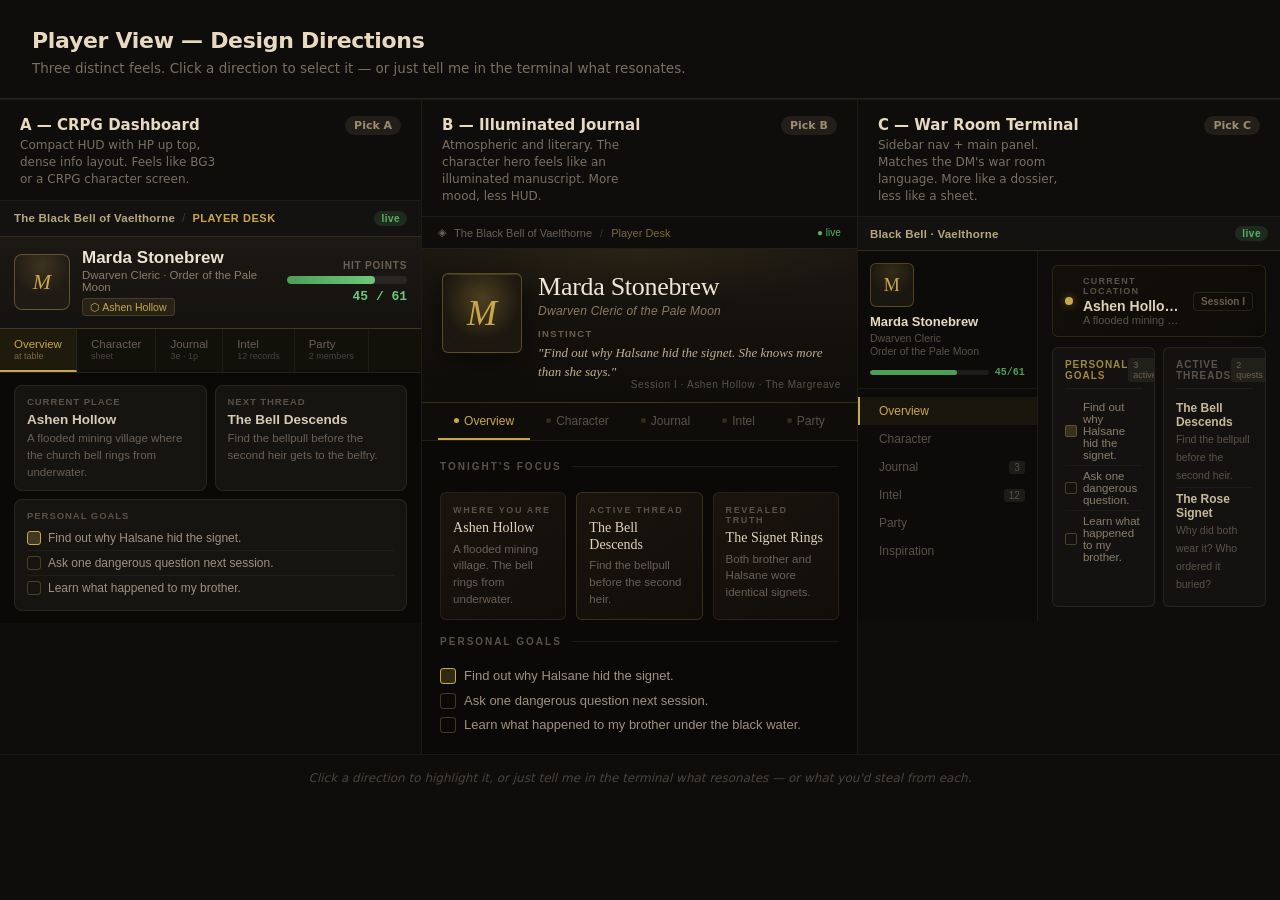
<file: .superpowers/brainstorm/111-1780837761/content/design-directions.html>
<!DOCTYPE html>
<html lang="en">
<head>
<meta charset="UTF-8" />
<meta name="viewport" content="width=device-width, initial-scale=1.0" />
<title>Player View — Design Directions</title>
<script src="http://localhost:62950/helper.js"></script>
<style>
  *, *::before, *::after { box-sizing: border-box; margin: 0; padding: 0; }

  body {
    background: #0e0d0b;
    color: #c8b89a;
    font-family: 'Inter', system-ui, sans-serif;
    padding: 0;
    min-height: 100vh;
  }

  .page-header {
    padding: 28px 32px 20px;
    border-bottom: 1px solid rgba(200,184,154,.12);
  }
  .page-header h1 {
    font-size: 22px;
    font-weight: 700;
    color: #e8d9c0;
    letter-spacing: -.3px;
  }
  .page-header p {
    color: #7a6f61;
    font-size: 13.5px;
    margin-top: 5px;
    line-height: 1.5;
  }

  .directions-grid {
    display: grid;
    grid-template-columns: repeat(3, 1fr);
    gap: 0;
    border-top: 1px solid rgba(200,184,154,.08);
  }

  .direction {
    padding: 0;
    border-right: 1px solid rgba(200,184,154,.08);
    cursor: pointer;
    transition: background .2s;
    position: relative;
  }
  .direction:last-child { border-right: none; }
  .direction.selected { outline: 2px solid #c9a84c; outline-offset: -2px; }
  .direction.selected .dir-badge { background: #c9a84c; color: #0e0d0b; }

  .dir-label {
    padding: 16px 20px 12px;
    border-bottom: 1px solid rgba(200,184,154,.08);
    display: flex;
    align-items: flex-start;
    justify-content: space-between;
    gap: 12px;
  }
  .dir-label-main h2 {
    font-size: 15px;
    font-weight: 700;
    color: #e8d9c0;
    margin-bottom: 3px;
  }
  .dir-label-main p {
    font-size: 12px;
    color: #7a6f61;
    line-height: 1.4;
    max-width: 200px;
  }
  .dir-badge {
    background: rgba(200,184,154,.1);
    color: #a08b6e;
    font-size: 11px;
    font-weight: 700;
    padding: 3px 9px;
    border-radius: 99px;
    white-space: nowrap;
    flex-shrink: 0;
  }

  .mockup-frame {
    margin: 0;
    background: #0a0908;
    overflow: hidden;
    position: relative;
  }

  /* ══════════════════════════════════════════
     DIRECTION A — CRPG Dashboard
  ══════════════════════════════════════════ */
  .mockup-a {
    font-family: 'Inter', sans-serif;
  }
  .a-topbar {
    background: #141210;
    border-bottom: 1px solid rgba(201,168,76,.18);
    padding: 10px 14px;
    display: flex;
    align-items: center;
    gap: 10px;
  }
  .a-topbar-left {
    display: flex;
    align-items: center;
    gap: 7px;
    flex: 1;
  }
  .a-campaign-name {
    font-size: 11.5px;
    font-weight: 600;
    color: #b8a882;
    letter-spacing: .02em;
  }
  .a-sep { color: #3a3730; font-size: 12px; }
  .a-desk-label {
    font-size: 11px;
    color: #c9a84c;
    font-weight: 700;
    letter-spacing: .05em;
    text-transform: uppercase;
  }
  .a-status-pill {
    background: rgba(86,180,100,.15);
    color: #56b464;
    font-size: 10px;
    font-weight: 700;
    padding: 2px 7px;
    border-radius: 99px;
    letter-spacing: .05em;
  }

  /* Character "HUD bar" */
  .a-hud {
    background: linear-gradient(180deg, #1c1814 0%, #141210 100%);
    border-bottom: 1px solid rgba(201,168,76,.22);
    padding: 12px 14px;
    display: grid;
    grid-template-columns: 56px 1fr auto;
    gap: 12px;
    align-items: center;
  }
  .a-avatar {
    width: 56px;
    height: 56px;
    border-radius: 8px;
    background: radial-gradient(circle at 50% 20%, rgba(201,168,76,.18), transparent 60%), #1e1a14;
    border: 1.5px solid rgba(201,168,76,.4);
    display: flex;
    align-items: center;
    justify-content: center;
    font-family: 'Georgia', serif;
    font-size: 22px;
    color: #c9a84c;
    font-style: italic;
  }
  .a-char-info h2 {
    font-size: 17px;
    font-weight: 700;
    color: #ede3d3;
    line-height: 1.1;
    margin-bottom: 2px;
  }
  .a-char-info .role {
    font-size: 11.5px;
    color: #8a7d6a;
  }
  .a-char-info .location-badge {
    display: inline-flex;
    align-items: center;
    gap: 4px;
    background: rgba(201,168,76,.1);
    border: 1px solid rgba(201,168,76,.2);
    border-radius: 4px;
    padding: 2px 7px;
    font-size: 10.5px;
    color: #c9a84c;
    margin-top: 5px;
  }
  .a-vitals {
    display: flex;
    flex-direction: column;
    gap: 5px;
    align-items: flex-end;
    min-width: 120px;
  }
  .a-hp-label {
    font-size: 10px;
    color: #6a6056;
    font-weight: 600;
    letter-spacing: .08em;
    text-transform: uppercase;
  }
  .a-hp-bar-wrap {
    width: 120px;
    height: 8px;
    background: rgba(255,255,255,.07);
    border-radius: 4px;
    overflow: hidden;
  }
  .a-hp-bar {
    height: 100%;
    width: 73%;
    background: linear-gradient(90deg, #4e9e58, #6cc878);
    border-radius: 4px;
  }
  .a-hp-text {
    font-size: 13px;
    font-weight: 600;
    font-variant-numeric: tabular-nums;
    color: #6cc878;
    font-family: 'Courier New', monospace;
  }

  /* Nav tabs */
  .a-tabs {
    background: #111009;
    display: flex;
    border-bottom: 1px solid rgba(200,184,154,.1);
    overflow: hidden;
  }
  .a-tab {
    padding: 9px 14px;
    font-size: 11.5px;
    font-weight: 500;
    color: #6a6056;
    white-space: nowrap;
    display: flex;
    flex-direction: column;
    gap: 1px;
    border-right: 1px solid rgba(200,184,154,.07);
  }
  .a-tab.active { background: rgba(201,168,76,.07); color: #c9a84c; border-bottom: 2px solid #c9a84c; }
  .a-tab small { font-size: 9px; color: #4a4440; }
  .a-tab.active small { color: #7a6840; }

  /* Overview content */
  .a-content {
    padding: 12px 14px;
    display: grid;
    grid-template-columns: 1fr 1fr;
    gap: 8px;
  }
  .a-card {
    background: #161410;
    border: 1px solid rgba(200,184,154,.1);
    border-radius: 8px;
    padding: 10px 12px;
  }
  .a-card .card-eyebrow {
    font-size: 9.5px;
    font-weight: 700;
    letter-spacing: .1em;
    text-transform: uppercase;
    color: #5a5248;
    margin-bottom: 5px;
  }
  .a-card h3 { font-size: 13.5px; color: #d8cbb6; font-weight: 600; margin-bottom: 3px; }
  .a-card p { font-size: 11.5px; color: #6a6056; line-height: 1.45; }
  .a-card-goals { grid-column: 1 / -1; }
  .goal-item {
    display: flex;
    align-items: center;
    gap: 7px;
    padding: 5px 0;
    border-bottom: 1px solid rgba(200,184,154,.06);
    font-size: 12px;
    color: #a09080;
  }
  .goal-item:last-child { border-bottom: none; }
  .goal-check {
    width: 14px;
    height: 14px;
    border-radius: 3px;
    border: 1.5px solid rgba(201,168,76,.3);
    flex-shrink: 0;
  }
  .goal-check.done { background: rgba(201,168,76,.25); border-color: #c9a84c; }

  /* ══════════════════════════════════════════
     DIRECTION B — Illuminated Journal
  ══════════════════════════════════════════ */
  .mockup-b {
    font-family: 'Georgia', serif;
  }
  .b-topbar {
    background: #0f0d0b;
    padding: 9px 16px;
    display: flex;
    align-items: center;
    justify-content: space-between;
    border-bottom: 1px solid rgba(200,184,154,.1);
  }
  .b-topbar-left {
    display: flex;
    align-items: center;
    gap: 8px;
    font-size: 11px;
    color: #6a6056;
    font-family: 'Inter', sans-serif;
  }
  .b-status { font-size: 10px; color: #56b464; font-family: 'Inter', sans-serif; }

  /* Hero — full atmospheric treatment */
  .b-hero {
    position: relative;
    padding: 0;
    background:
      radial-gradient(ellipse 80% 50% at 50% 0%, rgba(201,168,76,.09), transparent 70%),
      linear-gradient(180deg, #1a1610 0%, #0f0d0a 100%);
    border-bottom: 1px solid rgba(201,168,76,.15);
    overflow: hidden;
  }
  .b-hero-inner {
    position: relative;
    z-index: 1;
    padding: 24px 20px 20px;
    display: grid;
    grid-template-columns: 80px 1fr;
    gap: 16px;
    align-items: start;
  }
  .b-illuminated {
    width: 80px;
    height: 80px;
    border-radius: 6px;
    background:
      radial-gradient(circle at 50% 30%, rgba(201,168,76,.25), transparent 60%),
      #1c1710;
    border: 1px solid rgba(201,168,76,.35);
    display: flex;
    align-items: center;
    justify-content: center;
    font-family: 'Georgia', serif;
    font-size: 36px;
    font-style: italic;
    color: #c9a84c;
    text-shadow: 0 0 30px rgba(201,168,76,.4);
    flex-shrink: 0;
    box-shadow: inset 0 1px 0 rgba(201,168,76,.2), 0 8px 24px rgba(0,0,0,.5);
  }
  .b-char-name {
    font-size: 26px;
    color: #f0e6d4;
    font-weight: 400;
    line-height: 1.05;
    letter-spacing: -.3px;
    margin-bottom: 3px;
  }
  .b-char-role {
    font-size: 12px;
    color: #8a7b65;
    font-family: 'Inter', sans-serif;
    font-style: italic;
    letter-spacing: .02em;
    margin-bottom: 10px;
  }
  .b-instinct-label {
    font-size: 9.5px;
    letter-spacing: .14em;
    text-transform: uppercase;
    color: #6a5e4e;
    font-family: 'Inter', sans-serif;
    font-weight: 700;
    margin-bottom: 4px;
  }
  .b-instinct-text {
    font-size: 13px;
    color: #bfae94;
    font-style: italic;
    line-height: 1.5;
  }
  .b-session-line {
    position: absolute;
    bottom: 12px;
    right: 16px;
    font-family: 'Inter', sans-serif;
    font-size: 10px;
    color: #5a5248;
    letter-spacing: .06em;
  }

  /* Book-style tab bar */
  .b-tabs {
    display: flex;
    gap: 0;
    background: #0f0d0a;
    border-bottom: 1px solid rgba(200,184,154,.1);
    padding: 0 16px;
  }
  .b-tab {
    padding: 11px 16px 10px;
    font-size: 12px;
    font-family: 'Inter', sans-serif;
    font-weight: 500;
    color: #5a5248;
    cursor: pointer;
    border-bottom: 2px solid transparent;
    display: flex;
    align-items: center;
    gap: 5px;
  }
  .b-tab.active { color: #c9a84c; border-bottom-color: #c9a84c; }
  .b-tab-dot {
    width: 5px;
    height: 5px;
    border-radius: 50%;
    background: #c9a84c;
    opacity: 0.5;
  }
  .b-tab.active .b-tab-dot { opacity: 1; }

  /* Overview: editorial layout */
  .b-content {
    padding: 20px 18px;
    display: grid;
    grid-template-columns: 1fr;
    gap: 16px;
  }
  .b-divider-label {
    display: flex;
    align-items: center;
    gap: 10px;
    font-size: 10px;
    letter-spacing: .2em;
    text-transform: uppercase;
    color: #5a5248;
    font-family: 'Inter', sans-serif;
    font-weight: 700;
    margin-bottom: 4px;
  }
  .b-divider-label::after {
    content: '';
    flex: 1;
    height: 1px;
    background: rgba(200,184,154,.1);
  }
  .b-focus-trio {
    display: grid;
    grid-template-columns: repeat(3, 1fr);
    gap: 10px;
  }
  .b-focus-cell {
    background: linear-gradient(145deg, rgba(28,22,14,.9), rgba(18,14,10,.95));
    border: 1px solid rgba(200,184,154,.1);
    border-radius: 6px;
    padding: 12px;
  }
  .b-cell-label {
    font-size: 9px;
    letter-spacing: .18em;
    text-transform: uppercase;
    color: #5a5248;
    font-family: 'Inter', sans-serif;
    font-weight: 700;
    margin-bottom: 5px;
  }
  .b-cell-title {
    font-size: 14px;
    color: #e0d3be;
    line-height: 1.2;
    margin-bottom: 4px;
  }
  .b-cell-text {
    font-size: 11.5px;
    font-family: 'Inter', sans-serif;
    color: #6a6056;
    line-height: 1.45;
  }
  .b-goals-list { display: flex; flex-direction: column; gap: 6px; }
  .b-goal {
    display: flex;
    align-items: flex-start;
    gap: 8px;
    font-size: 13px;
    color: #a09080;
    font-family: 'Inter', sans-serif;
    line-height: 1.4;
  }
  .b-goal-marker {
    width: 16px;
    height: 16px;
    border-radius: 3px;
    border: 1px solid rgba(201,168,76,.3);
    flex-shrink: 0;
    margin-top: 1px;
  }

  /* ══════════════════════════════════════════
     DIRECTION C — War Room Terminal
  ══════════════════════════════════════════ */
  .mockup-c {
    font-family: 'Inter', sans-serif;
  }

  /* Sidebar + main split */
  .c-layout {
    display: grid;
    grid-template-columns: 180px 1fr;
    min-height: 320px;
  }

  /* Sidebar */
  .c-sidebar {
    background: #0c0b09;
    border-right: 1px solid rgba(200,184,154,.1);
    display: flex;
    flex-direction: column;
  }
  .c-sidebar-header {
    padding: 12px 12px 10px;
    border-bottom: 1px solid rgba(200,184,154,.08);
  }
  .c-char-avatar {
    width: 44px;
    height: 44px;
    border-radius: 6px;
    background: radial-gradient(circle at 50% 20%, rgba(201,168,76,.15), transparent 60%), #1a1610;
    border: 1px solid rgba(201,168,76,.3);
    display: flex;
    align-items: center;
    justify-content: center;
    font-family: 'Georgia', serif;
    font-size: 18px;
    color: #c9a84c;
    margin-bottom: 8px;
  }
  .c-char-name {
    font-size: 13px;
    font-weight: 600;
    color: #e8d9c0;
    line-height: 1.1;
  }
  .c-char-role {
    font-size: 10.5px;
    color: #5a5248;
    margin-top: 2px;
    line-height: 1.3;
  }
  .c-hp-mini {
    margin-top: 8px;
    display: flex;
    align-items: center;
    gap: 6px;
  }
  .c-hp-mini-bar {
    flex: 1;
    height: 5px;
    background: rgba(255,255,255,.07);
    border-radius: 3px;
    overflow: hidden;
  }
  .c-hp-mini-fill {
    height: 100%;
    width: 73%;
    background: #4e9e58;
    border-radius: 3px;
  }
  .c-hp-mini-val {
    font-size: 10px;
    font-weight: 600;
    color: #4e9e58;
    font-variant-numeric: tabular-nums;
    font-family: 'Courier New', monospace;
    white-space: nowrap;
  }

  .c-nav { flex: 1; padding: 8px 0; }
  .c-nav-item {
    display: flex;
    align-items: center;
    gap: 7px;
    padding: 7px 12px;
    font-size: 12px;
    font-weight: 500;
    color: #5a5248;
    cursor: pointer;
    border-left: 2px solid transparent;
  }
  .c-nav-item.active {
    color: #c9a84c;
    background: rgba(201,168,76,.07);
    border-left-color: #c9a84c;
  }
  .c-nav-item .nav-icon {
    width: 14px;
    height: 14px;
    border-radius: 3px;
    background: currentColor;
    opacity: .5;
    flex-shrink: 0;
  }
  .c-nav-item .nav-count {
    margin-left: auto;
    font-size: 10px;
    background: rgba(200,184,154,.1);
    padding: 1px 5px;
    border-radius: 3px;
  }
  .c-nav-item.active .nav-count { background: rgba(201,168,76,.2); color: #a08840; }

  /* Main content area */
  .c-main {
    background: #0f0d0b;
    padding: 14px;
    display: flex;
    flex-direction: column;
    gap: 10px;
    overflow: hidden;
  }
  .c-location-banner {
    background: linear-gradient(135deg, rgba(20,16,10,.95), rgba(14,12,8,.98));
    border: 1px solid rgba(201,168,76,.15);
    border-radius: 6px;
    padding: 10px 12px;
    display: flex;
    align-items: center;
    gap: 10px;
  }
  .c-location-dot {
    width: 8px;
    height: 8px;
    border-radius: 50%;
    background: #c9a84c;
    box-shadow: 0 0 8px rgba(201,168,76,.5);
    flex-shrink: 0;
  }
  .c-location-info { flex: 1; min-width: 0; }
  .c-location-info .loc-label {
    font-size: 9px;
    letter-spacing: .14em;
    text-transform: uppercase;
    color: #5a5248;
    font-weight: 700;
    margin-bottom: 2px;
  }
  .c-location-info .loc-name {
    font-size: 14px;
    color: #ddd0b8;
    font-weight: 600;
    white-space: nowrap;
    overflow: hidden;
    text-overflow: ellipsis;
  }
  .c-location-info .loc-note {
    font-size: 11px;
    color: #5a5248;
    white-space: nowrap;
    overflow: hidden;
    text-overflow: ellipsis;
  }
  .c-session-tag {
    font-size: 10px;
    font-weight: 700;
    color: #6a5e4e;
    border: 1px solid rgba(200,184,154,.12);
    padding: 3px 7px;
    border-radius: 4px;
    flex-shrink: 0;
  }

  .c-two-col {
    display: grid;
    grid-template-columns: 1fr 1fr;
    gap: 8px;
    flex: 1;
  }
  .c-panel {
    background: #141210;
    border: 1px solid rgba(200,184,154,.1);
    border-radius: 6px;
    padding: 10px 12px;
    overflow: hidden;
  }
  .c-panel-head {
    display: flex;
    align-items: center;
    justify-content: space-between;
    margin-bottom: 8px;
    padding-bottom: 6px;
    border-bottom: 1px solid rgba(200,184,154,.07);
  }
  .c-panel-title {
    font-size: 10px;
    font-weight: 700;
    letter-spacing: .1em;
    text-transform: uppercase;
    color: #5a5248;
  }
  .c-panel-title.brass { color: #a08840; }
  .c-panel-badge {
    font-size: 9px;
    background: rgba(200,184,154,.08);
    padding: 2px 5px;
    border-radius: 3px;
    color: #6a6056;
  }

  .c-goal-row {
    display: flex;
    align-items: center;
    gap: 6px;
    padding: 4px 0;
    font-size: 11.5px;
    color: #8a7d6a;
    border-bottom: 1px solid rgba(200,184,154,.05);
  }
  .c-goal-row:last-child { border-bottom: none; }
  .c-check {
    width: 12px;
    height: 12px;
    border-radius: 2px;
    border: 1px solid rgba(201,168,76,.3);
    flex-shrink: 0;
  }
  .c-intel-row {
    padding: 4px 0;
    border-bottom: 1px solid rgba(200,184,154,.05);
  }
  .c-intel-row:last-child { border-bottom: none; }
  .c-intel-row strong { font-size: 12px; color: #c8b89a; display: block; }
  .c-intel-row small { font-size: 10.5px; color: #5a5248; }

  /* Pick overlay */
  .direction:hover .dir-badge { opacity: .8; }
  .select-hint {
    text-align: center;
    padding: 16px;
    font-size: 12px;
    color: #4a4440;
    border-top: 1px solid rgba(200,184,154,.07);
    font-style: italic;
  }
</style>
</head>
<body>

<div class="page-header">
  <h1>Player View — Design Directions</h1>
  <p>Three distinct feels. Click a direction to select it — or just tell me in the terminal what resonates.</p>
</div>

<div class="directions-grid">

  <!-- ────────────────────────── DIRECTION A ────────────────────────── -->
  <div class="direction" data-choice="a" onclick="toggleSelect(this)">
    <div class="dir-label">
      <div class="dir-label-main">
        <h2>A — CRPG Dashboard</h2>
        <p>Compact HUD with HP up top, dense info layout. Feels like BG3 or a CRPG character screen.</p>
      </div>
      <div class="dir-badge">Pick A</div>
    </div>
    <div class="mockup-frame mockup-a">
      <div class="a-topbar">
        <div class="a-topbar-left">
          <span class="a-campaign-name">The Black Bell of Vaelthorne</span>
          <span class="a-sep">/</span>
          <span class="a-desk-label">Player Desk</span>
        </div>
        <span class="a-status-pill">live</span>
      </div>
      <div class="a-hud">
        <div class="a-avatar">M</div>
        <div class="a-char-info">
          <h2>Marda Stonebrew</h2>
          <div class="role">Dwarven Cleric · Order of the Pale Moon</div>
          <div class="location-badge">⬡ Ashen Hollow</div>
        </div>
        <div class="a-vitals">
          <div class="a-hp-label">Hit Points</div>
          <div class="a-hp-bar-wrap"><div class="a-hp-bar"></div></div>
          <div class="a-hp-text">45 / 61</div>
        </div>
      </div>
      <div class="a-tabs">
        <div class="a-tab active">Overview<small>at table</small></div>
        <div class="a-tab">Character<small>sheet</small></div>
        <div class="a-tab">Journal<small>3e · 1p</small></div>
        <div class="a-tab">Intel<small>12 records</small></div>
        <div class="a-tab">Party<small>2 members</small></div>
      </div>
      <div class="a-content">
        <div class="a-card">
          <div class="card-eyebrow">Current Place</div>
          <h3>Ashen Hollow</h3>
          <p>A flooded mining village where the church bell rings from underwater.</p>
        </div>
        <div class="a-card">
          <div class="card-eyebrow">Next Thread</div>
          <h3>The Bell Descends</h3>
          <p>Find the bellpull before the second heir gets to the belfry.</p>
        </div>
        <div class="a-card a-card-goals">
          <div class="card-eyebrow">Personal Goals</div>
          <div class="goal-item"><div class="goal-check done"></div>Find out why Halsane hid the signet.</div>
          <div class="goal-item"><div class="goal-check"></div>Ask one dangerous question next session.</div>
          <div class="goal-item"><div class="goal-check"></div>Learn what happened to my brother.</div>
        </div>
      </div>
    </div>
  </div>

  <!-- ────────────────────────── DIRECTION B ────────────────────────── -->
  <div class="direction" data-choice="b" onclick="toggleSelect(this)">
    <div class="dir-label">
      <div class="dir-label-main">
        <h2>B — Illuminated Journal</h2>
        <p>Atmospheric and literary. The character hero feels like an illuminated manuscript. More mood, less HUD.</p>
      </div>
      <div class="dir-badge">Pick B</div>
    </div>
    <div class="mockup-frame mockup-b">
      <div class="b-topbar">
        <div class="b-topbar-left">
          <span>◈</span>
          <span>The Black Bell of Vaelthorne</span>
          <span style="color: #3a3730">/</span>
          <span style="color: #7a6840">Player Desk</span>
        </div>
        <span class="b-status">● live</span>
      </div>
      <div class="b-hero">
        <div class="b-hero-inner">
          <div class="b-illuminated">M</div>
          <div>
            <div class="b-char-name">Marda Stonebrew</div>
            <div class="b-char-role">Dwarven Cleric of the Pale Moon</div>
            <div class="b-instinct-label">instinct</div>
            <div class="b-instinct-text">"Find out why Halsane hid the signet. She knows more than she says."</div>
          </div>
        </div>
        <div class="b-session-line">Session I · Ashen Hollow · The Margreave</div>
      </div>
      <div class="b-tabs">
        <div class="b-tab active"><div class="b-tab-dot"></div>Overview</div>
        <div class="b-tab"><div class="b-tab-dot" style="opacity:.2"></div>Character</div>
        <div class="b-tab"><div class="b-tab-dot" style="opacity:.2"></div>Journal</div>
        <div class="b-tab"><div class="b-tab-dot" style="opacity:.2"></div>Intel</div>
        <div class="b-tab"><div class="b-tab-dot" style="opacity:.2"></div>Party</div>
      </div>
      <div class="b-content">
        <div class="b-divider-label">Tonight's focus</div>
        <div class="b-focus-trio">
          <div class="b-focus-cell">
            <div class="b-cell-label">Where you are</div>
            <div class="b-cell-title">Ashen Hollow</div>
            <div class="b-cell-text">A flooded mining village. The bell rings from underwater.</div>
          </div>
          <div class="b-focus-cell" style="border-color: rgba(201,168,76,.2);">
            <div class="b-cell-label">Active thread</div>
            <div class="b-cell-title">The Bell Descends</div>
            <div class="b-cell-text">Find the bellpull before the second heir.</div>
          </div>
          <div class="b-focus-cell">
            <div class="b-cell-label">Revealed truth</div>
            <div class="b-cell-title">The Signet Rings</div>
            <div class="b-cell-text">Both brother and Halsane wore identical signets.</div>
          </div>
        </div>
        <div class="b-divider-label">Personal goals</div>
        <div class="b-goals-list">
          <div class="b-goal"><div class="b-goal-marker" style="background: rgba(201,168,76,.2); border-color: #c9a84c;"></div>Find out why Halsane hid the signet.</div>
          <div class="b-goal"><div class="b-goal-marker"></div>Ask one dangerous question next session.</div>
          <div class="b-goal"><div class="b-goal-marker"></div>Learn what happened to my brother under the black water.</div>
        </div>
      </div>
    </div>
  </div>

  <!-- ────────────────────────── DIRECTION C ────────────────────────── -->
  <div class="direction" data-choice="c" onclick="toggleSelect(this)">
    <div class="dir-label">
      <div class="dir-label-main">
        <h2>C — War Room Terminal</h2>
        <p>Sidebar nav + main panel. Matches the DM's war room language. More like a dossier, less like a sheet.</p>
      </div>
      <div class="dir-badge">Pick C</div>
    </div>
    <div class="mockup-frame mockup-c">
      <div class="a-topbar" style="padding: 9px 12px;">
        <div class="a-topbar-left">
          <span class="a-campaign-name">Black Bell · Vaelthorne</span>
        </div>
        <span class="a-status-pill">live</span>
      </div>
      <div class="c-layout">
        <div class="c-sidebar">
          <div class="c-sidebar-header">
            <div class="c-char-avatar">M</div>
            <div class="c-char-name">Marda Stonebrew</div>
            <div class="c-char-role">Dwarven Cleric<br>Order of the Pale Moon</div>
            <div class="c-hp-mini">
              <div class="c-hp-mini-bar"><div class="c-hp-mini-fill"></div></div>
              <div class="c-hp-mini-val">45/61</div>
            </div>
          </div>
          <nav class="c-nav">
            <div class="c-nav-item active">
              <div class="c-nav-icon"></div>
              Overview
            </div>
            <div class="c-nav-item">
              <div class="c-nav-icon"></div>
              Character
            </div>
            <div class="c-nav-item">
              <div class="c-nav-icon"></div>
              Journal
              <span class="nav-count">3</span>
            </div>
            <div class="c-nav-item">
              <div class="c-nav-icon"></div>
              Intel
              <span class="nav-count">12</span>
            </div>
            <div class="c-nav-item">
              <div class="c-nav-icon"></div>
              Party
            </div>
            <div class="c-nav-item">
              <div class="c-nav-icon"></div>
              Inspiration
            </div>
          </nav>
        </div>
        <div class="c-main">
          <div class="c-location-banner">
            <div class="c-location-dot"></div>
            <div class="c-location-info">
              <div class="loc-label">Current Location</div>
              <div class="loc-name">Ashen Hollow, The Margreave</div>
              <div class="loc-note">A flooded mining village — the bell rings from underwater</div>
            </div>
            <div class="c-session-tag">Session I</div>
          </div>
          <div class="c-two-col">
            <div class="c-panel">
              <div class="c-panel-head">
                <div class="c-panel-title brass">Personal Goals</div>
                <div class="c-panel-badge">3 active</div>
              </div>
              <div class="c-goal-row"><div class="c-check" style="background: rgba(201,168,76,.2)"></div>Find out why Halsane hid the signet.</div>
              <div class="c-goal-row"><div class="c-check"></div>Ask one dangerous question.</div>
              <div class="c-goal-row"><div class="c-check"></div>Learn what happened to my brother.</div>
            </div>
            <div class="c-panel">
              <div class="c-panel-head">
                <div class="c-panel-title">Active Threads</div>
                <div class="c-panel-badge">2 quests</div>
              </div>
              <div class="c-intel-row"><strong>The Bell Descends</strong><small>Find the bellpull before the second heir.</small></div>
              <div class="c-intel-row"><strong>The Rose Signet</strong><small>Why did both wear it? Who ordered it buried?</small></div>
            </div>
          </div>
        </div>
      </div>
    </div>
  </div>

</div>

<div class="select-hint">Click a direction to highlight it, or just tell me in the terminal what resonates — or what you'd steal from each.</div>

</body>
</html>
</file>
